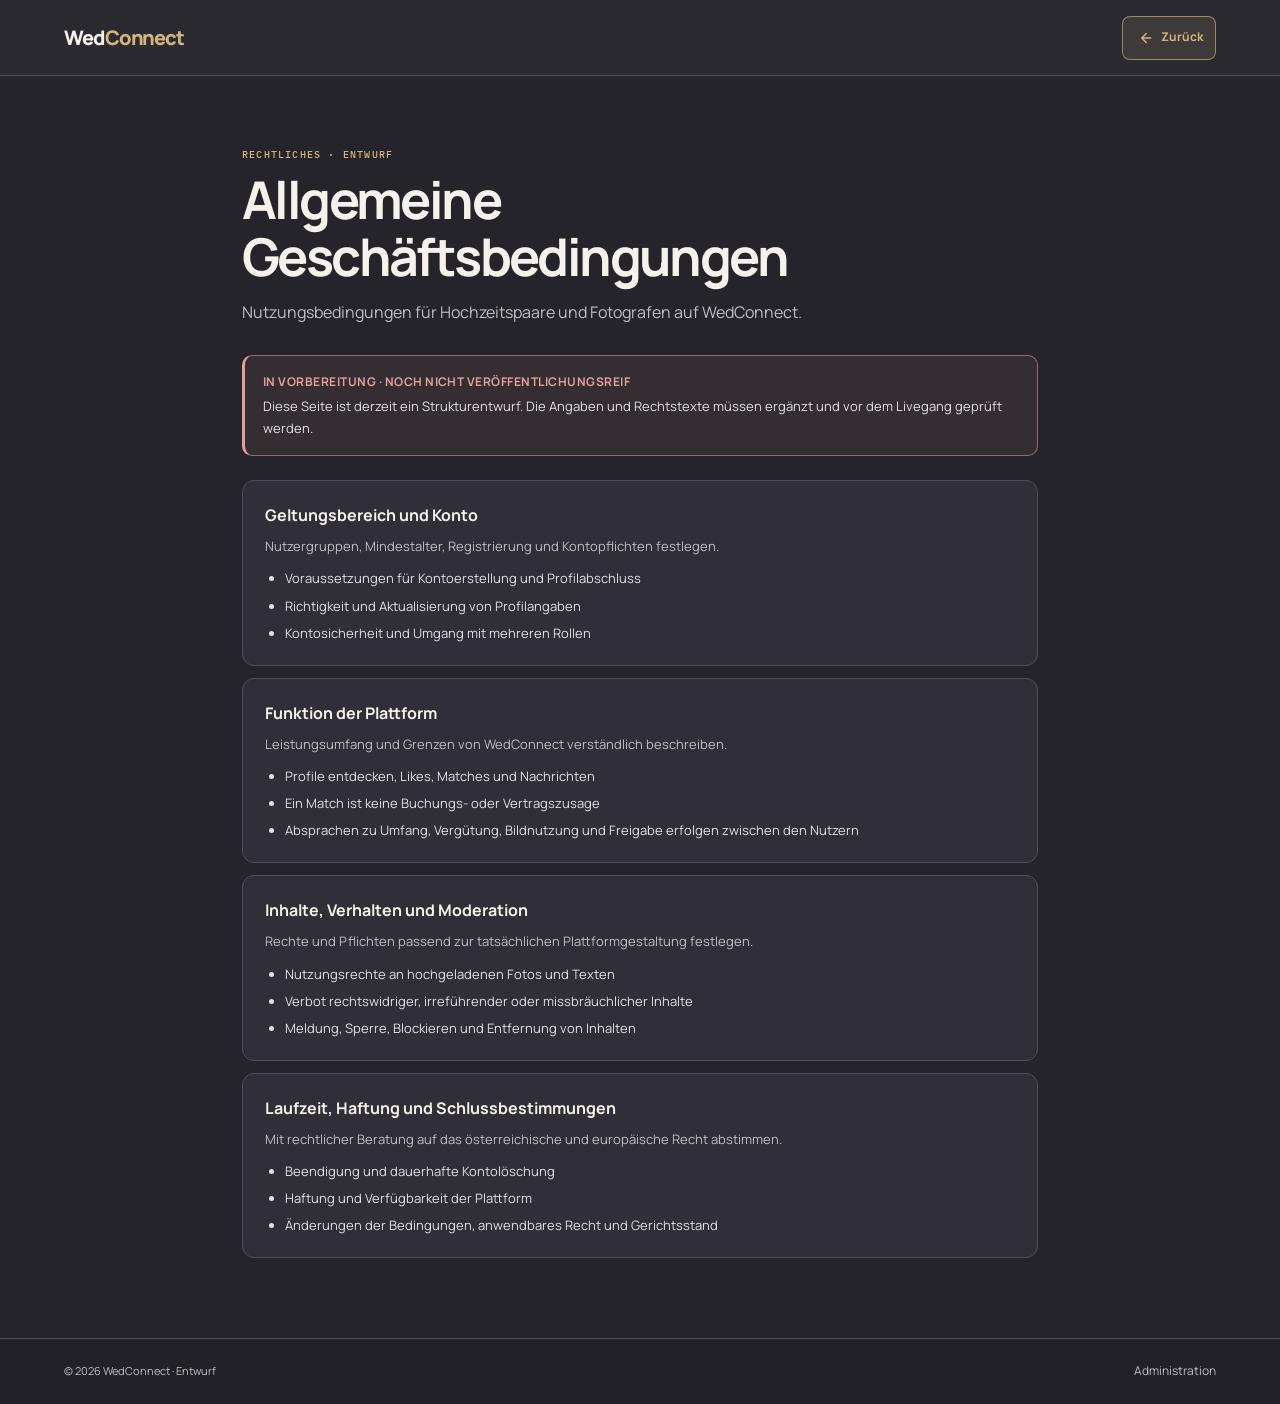
<file: agb.html>
<!doctype html>
<html lang="de">
<head>
  <meta charset="utf-8">
  <meta name="viewport" content="width=device-width, initial-scale=1">
  <meta name="theme-color" content="#25242b">
  <meta name="description" content="Nutzungsbedingungen für Hochzeitspaare und Fotografen auf WedConnect.">
  <title>Allgemeine Geschäftsbedingungen — WedConnect</title>
  <link rel="preconnect" href="https://fonts.googleapis.com">
  <link rel="preconnect" href="https://fonts.gstatic.com" crossorigin>
  <link href="https://fonts.googleapis.com/css2?family=Manrope:wght@400;500;600;700;800&family=IBM+Plex+Mono:wght@400;500;600&display=swap" rel="stylesheet">
  <style>
    :root{color-scheme:dark;--canvas:#25242b;--subtle:#2b2a31;--surface:#302f38;--raised:#34323a;--ink:#f5f2ec;--body:#e3dfe2;--muted:#c2bdc3;--gold:#d5b67a;--border:#514e59;--sans:"Manrope",Arial,sans-serif;--mono:"IBM Plex Mono",monospace}
    *{box-sizing:border-box}body{margin:0;background:var(--canvas);color:var(--body);font:400 15px/1.7 var(--sans)}a{color:inherit}.topbar{min-height:76px;display:flex;align-items:center;justify-content:space-between;gap:20px;padding:12px clamp(20px,5vw,64px);border-bottom:1px solid var(--border);background:var(--subtle)}.brand{color:var(--ink);font-size:20px;font-weight:800;letter-spacing:-.055em;text-decoration:none}.brand span{color:var(--gold)}.back{min-height:44px;display:inline-flex;align-items:center;justify-content:center;gap:8px;padding:7px 12px;border:1px solid rgb(213 182 122 / 62%);border-radius:8px;background:rgb(213 182 122 / 12%);color:var(--gold);font-size:12px;font-weight:700;text-decoration:none}.back:hover,.back:focus-visible{border-color:var(--gold);background:rgb(213 182 122 / 20%);outline:3px solid rgb(213 182 122 / 24%);outline-offset:2px}.back svg{width:18px;height:18px;fill:none;stroke:currentColor;stroke-width:2;stroke-linecap:round;stroke-linejoin:round}main{width:min(840px,100%);margin:0 auto;padding:clamp(36px,7vw,72px) 22px 80px}.eyebrow{margin:0 0 10px;color:var(--gold);font:500 10px var(--mono);letter-spacing:.12em;text-transform:uppercase}h1{margin:0;color:var(--ink);font-size:clamp(34px,6vw,52px);line-height:1.1;letter-spacing:-.05em}.lead{margin:14px 0 28px;color:var(--muted);font-size:16px}.draft{margin:0 0 24px;padding:16px 18px;border:1px solid rgb(227 160 154 / 55%);border-left:3px solid #e3a09a;border-radius:10px;background:rgb(227 160 154 / 8%);color:var(--body)}.draft strong{display:block;margin-bottom:3px;color:#e3a09a;font-size:12px;letter-spacing:.04em;text-transform:uppercase}.draft p{margin:0;font-size:13px}.sections{display:grid;gap:12px}.section{padding:21px 22px;border:1px solid var(--border);border-radius:12px;background:var(--surface)}.section h2{margin:0 0 6px;color:var(--ink);font-size:16px}.section p{margin:0;color:var(--muted);font-size:13px}.todo{margin:10px 0 0;padding-left:20px;color:var(--body);font-size:13px}.todo li+li{margin-top:5px}.footer{padding:22px clamp(20px,5vw,64px);border-top:1px solid var(--border);background:#222127}.footer-inner{width:min(1240px,100%);margin:0 auto;display:flex;flex-wrap:wrap;align-items:center;justify-content:space-between;gap:18px}.footer-links{display:flex;flex-wrap:wrap;gap:10px 18px}.footer-links a{color:var(--muted);font-size:12px;text-decoration:none}.footer-links a:hover{color:var(--gold)}.footer small{color:var(--muted);font-size:11px}@media(max-width:540px){.topbar{min-height:64px;padding:10px 18px}.back{min-height:42px;padding:6px 10px;font-size:11px}main{padding:36px 18px 58px}.section{padding:18px}.footer-inner{align-items:flex-start;flex-direction:column}}
  </style>
</head>
<body>
  <header class="topbar"><a class="brand" href="/">Wed<span>Connect</span></a><a class="back" id="legal-back" href="/" aria-label="Zurück" title="Zurück"><svg viewBox="0 0 24 24" aria-hidden="true"><path d="m15 18-6-6 6-6M9 12h12"/></svg><span>Zurück</span></a></header>
  <main>
    <p class="eyebrow">Rechtliches · Entwurf</p>
    <h1>Allgemeine Geschäftsbedingungen</h1>
    <p class="lead">Nutzungsbedingungen für Hochzeitspaare und Fotografen auf WedConnect.</p>
    <aside class="draft" role="note"><strong>In Vorbereitung · noch nicht veröffentlichungsreif</strong><p>Diese Seite ist derzeit ein Strukturentwurf. Die Angaben und Rechtstexte müssen ergänzt und vor dem Livegang geprüft werden.</p></aside>
    <div class="sections"><section class="section"><h2>Geltungsbereich und Konto</h2><p>Nutzergruppen, Mindestalter, Registrierung und Kontopflichten festlegen.</p><ul class="todo"><li>Voraussetzungen für Kontoerstellung und Profilabschluss</li><li>Richtigkeit und Aktualisierung von Profilangaben</li><li>Kontosicherheit und Umgang mit mehreren Rollen</li></ul></section>
<section class="section"><h2>Funktion der Plattform</h2><p>Leistungsumfang und Grenzen von WedConnect verständlich beschreiben.</p><ul class="todo"><li>Profile entdecken, Likes, Matches und Nachrichten</li><li>Ein Match ist keine Buchungs- oder Vertragszusage</li><li>Absprachen zu Umfang, Vergütung, Bildnutzung und Freigabe erfolgen zwischen den Nutzern</li></ul></section>
<section class="section"><h2>Inhalte, Verhalten und Moderation</h2><p>Rechte und Pflichten passend zur tatsächlichen Plattformgestaltung festlegen.</p><ul class="todo"><li>Nutzungsrechte an hochgeladenen Fotos und Texten</li><li>Verbot rechtswidriger, irreführender oder missbräuchlicher Inhalte</li><li>Meldung, Sperre, Blockieren und Entfernung von Inhalten</li></ul></section>
<section class="section"><h2>Laufzeit, Haftung und Schlussbestimmungen</h2><p>Mit rechtlicher Beratung auf das österreichische und europäische Recht abstimmen.</p><ul class="todo"><li>Beendigung und dauerhafte Kontolöschung</li><li>Haftung und Verfügbarkeit der Plattform</li><li>Änderungen der Bedingungen, anwendbares Recht und Gerichtsstand</li></ul></section></div>
  </main>
  <footer class="footer"><div class="footer-inner"><small>© 2026 WedConnect · Entwurf</small><nav class="footer-links" aria-label="Footer"><a href="/admin">Administration</a></nav></div></footer>
  <script>
    const legalBack = document.querySelector("#legal-back");
    if (new URLSearchParams(window.location.search).get("from") === "account") {
      legalBack.href = "/dashboard.html?account=legal";
      legalBack.addEventListener("click", (event) => {
        if (window.history.length > 1) {
          event.preventDefault();
          window.history.back();
        }
      });
    }
  </script>
</body>
</html>
</file>
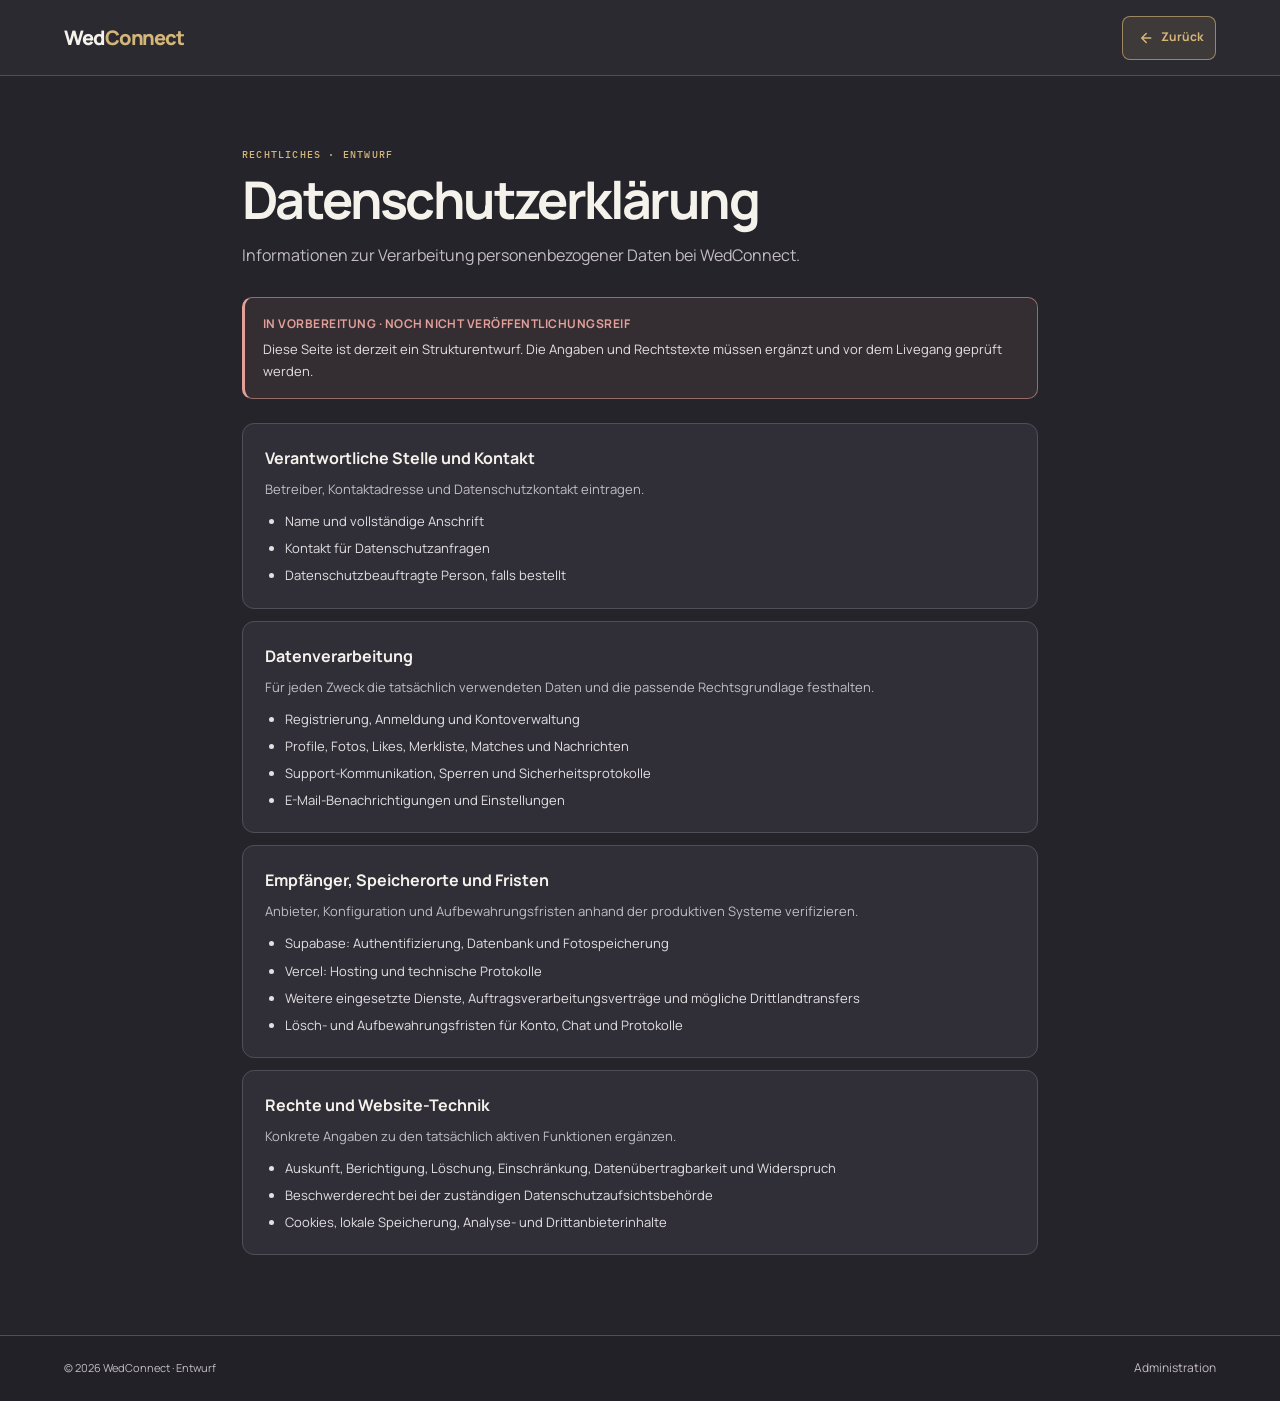
<file: datenschutz.html>
<!doctype html>
<html lang="de">
<head>
  <meta charset="utf-8">
  <meta name="viewport" content="width=device-width, initial-scale=1">
  <meta name="theme-color" content="#25242b">
  <meta name="description" content="Informationen zur Verarbeitung personenbezogener Daten bei WedConnect.">
  <title>Datenschutzerklärung — WedConnect</title>
  <link rel="preconnect" href="https://fonts.googleapis.com">
  <link rel="preconnect" href="https://fonts.gstatic.com" crossorigin>
  <link href="https://fonts.googleapis.com/css2?family=Manrope:wght@400;500;600;700;800&family=IBM+Plex+Mono:wght@400;500;600&display=swap" rel="stylesheet">
  <style>
    :root{color-scheme:dark;--canvas:#25242b;--subtle:#2b2a31;--surface:#302f38;--raised:#34323a;--ink:#f5f2ec;--body:#e3dfe2;--muted:#c2bdc3;--gold:#d5b67a;--border:#514e59;--sans:"Manrope",Arial,sans-serif;--mono:"IBM Plex Mono",monospace}
    *{box-sizing:border-box}body{margin:0;background:var(--canvas);color:var(--body);font:400 15px/1.7 var(--sans)}a{color:inherit}.topbar{min-height:76px;display:flex;align-items:center;justify-content:space-between;gap:20px;padding:12px clamp(20px,5vw,64px);border-bottom:1px solid var(--border);background:var(--subtle)}.brand{color:var(--ink);font-size:20px;font-weight:800;letter-spacing:-.055em;text-decoration:none}.brand span{color:var(--gold)}.back{min-height:44px;display:inline-flex;align-items:center;justify-content:center;gap:8px;padding:7px 12px;border:1px solid rgb(213 182 122 / 62%);border-radius:8px;background:rgb(213 182 122 / 12%);color:var(--gold);font-size:12px;font-weight:700;text-decoration:none}.back:hover,.back:focus-visible{border-color:var(--gold);background:rgb(213 182 122 / 20%);outline:3px solid rgb(213 182 122 / 24%);outline-offset:2px}.back svg{width:18px;height:18px;fill:none;stroke:currentColor;stroke-width:2;stroke-linecap:round;stroke-linejoin:round}main{width:min(840px,100%);margin:0 auto;padding:clamp(36px,7vw,72px) 22px 80px}.eyebrow{margin:0 0 10px;color:var(--gold);font:500 10px var(--mono);letter-spacing:.12em;text-transform:uppercase}h1{margin:0;color:var(--ink);font-size:clamp(34px,6vw,52px);line-height:1.1;letter-spacing:-.05em}.lead{margin:14px 0 28px;color:var(--muted);font-size:16px}.draft{margin:0 0 24px;padding:16px 18px;border:1px solid rgb(227 160 154 / 55%);border-left:3px solid #e3a09a;border-radius:10px;background:rgb(227 160 154 / 8%);color:var(--body)}.draft strong{display:block;margin-bottom:3px;color:#e3a09a;font-size:12px;letter-spacing:.04em;text-transform:uppercase}.draft p{margin:0;font-size:13px}.sections{display:grid;gap:12px}.section{padding:21px 22px;border:1px solid var(--border);border-radius:12px;background:var(--surface)}.section h2{margin:0 0 6px;color:var(--ink);font-size:16px}.section p{margin:0;color:var(--muted);font-size:13px}.todo{margin:10px 0 0;padding-left:20px;color:var(--body);font-size:13px}.todo li+li{margin-top:5px}.footer{padding:22px clamp(20px,5vw,64px);border-top:1px solid var(--border);background:#222127}.footer-inner{width:min(1240px,100%);margin:0 auto;display:flex;flex-wrap:wrap;align-items:center;justify-content:space-between;gap:18px}.footer-links{display:flex;flex-wrap:wrap;gap:10px 18px}.footer-links a{color:var(--muted);font-size:12px;text-decoration:none}.footer-links a:hover{color:var(--gold)}.footer small{color:var(--muted);font-size:11px}@media(max-width:540px){.topbar{min-height:64px;padding:10px 18px}.back{min-height:42px;padding:6px 10px;font-size:11px}main{padding:36px 18px 58px}.section{padding:18px}.footer-inner{align-items:flex-start;flex-direction:column}}
  </style>
</head>
<body>
  <header class="topbar"><a class="brand" href="/">Wed<span>Connect</span></a><a class="back" id="legal-back" href="/" aria-label="Zurück" title="Zurück"><svg viewBox="0 0 24 24" aria-hidden="true"><path d="m15 18-6-6 6-6M9 12h12"/></svg><span>Zurück</span></a></header>
  <main>
    <p class="eyebrow">Rechtliches · Entwurf</p>
    <h1>Datenschutzerklärung</h1>
    <p class="lead">Informationen zur Verarbeitung personenbezogener Daten bei WedConnect.</p>
    <aside class="draft" role="note"><strong>In Vorbereitung · noch nicht veröffentlichungsreif</strong><p>Diese Seite ist derzeit ein Strukturentwurf. Die Angaben und Rechtstexte müssen ergänzt und vor dem Livegang geprüft werden.</p></aside>
    <div class="sections"><section class="section"><h2>Verantwortliche Stelle und Kontakt</h2><p>Betreiber, Kontaktadresse und Datenschutzkontakt eintragen.</p><ul class="todo"><li>Name und vollständige Anschrift</li><li>Kontakt für Datenschutzanfragen</li><li>Datenschutzbeauftragte Person, falls bestellt</li></ul></section>
<section class="section"><h2>Datenverarbeitung</h2><p>Für jeden Zweck die tatsächlich verwendeten Daten und die passende Rechtsgrundlage festhalten.</p><ul class="todo"><li>Registrierung, Anmeldung und Kontoverwaltung</li><li>Profile, Fotos, Likes, Merkliste, Matches und Nachrichten</li><li>Support-Kommunikation, Sperren und Sicherheitsprotokolle</li><li>E-Mail-Benachrichtigungen und Einstellungen</li></ul></section>
<section class="section"><h2>Empfänger, Speicherorte und Fristen</h2><p>Anbieter, Konfiguration und Aufbewahrungsfristen anhand der produktiven Systeme verifizieren.</p><ul class="todo"><li>Supabase: Authentifizierung, Datenbank und Fotospeicherung</li><li>Vercel: Hosting und technische Protokolle</li><li>Weitere eingesetzte Dienste, Auftragsverarbeitungsverträge und mögliche Drittlandtransfers</li><li>Lösch- und Aufbewahrungsfristen für Konto, Chat und Protokolle</li></ul></section>
<section class="section"><h2>Rechte und Website-Technik</h2><p>Konkrete Angaben zu den tatsächlich aktiven Funktionen ergänzen.</p><ul class="todo"><li>Auskunft, Berichtigung, Löschung, Einschränkung, Datenübertragbarkeit und Widerspruch</li><li>Beschwerderecht bei der zuständigen Datenschutzaufsichtsbehörde</li><li>Cookies, lokale Speicherung, Analyse- und Drittanbieterinhalte</li></ul></section></div>
  </main>
  <footer class="footer"><div class="footer-inner"><small>© 2026 WedConnect · Entwurf</small><nav class="footer-links" aria-label="Footer"><a href="/admin">Administration</a></nav></div></footer>
  <script>
    const legalBack = document.querySelector("#legal-back");
    if (new URLSearchParams(window.location.search).get("from") === "account") {
      legalBack.href = "/dashboard.html?account=legal";
      legalBack.addEventListener("click", (event) => {
        if (window.history.length > 1) {
          event.preventDefault();
          window.history.back();
        }
      });
    }
  </script>
</body>
</html>
</file>
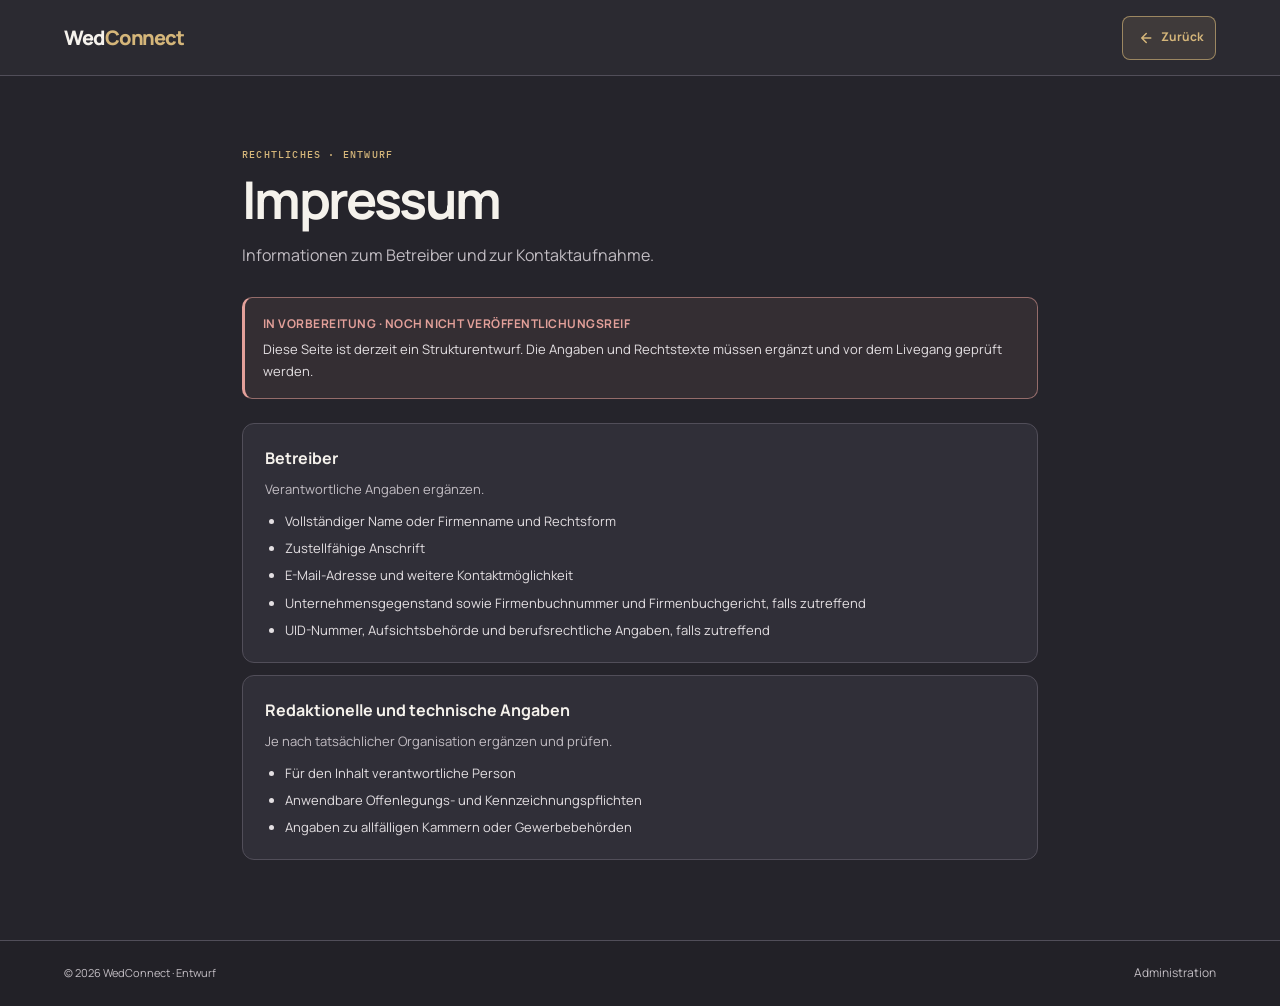
<file: impressum.html>
<!doctype html>
<html lang="de">
<head>
  <meta charset="utf-8">
  <meta name="viewport" content="width=device-width, initial-scale=1">
  <meta name="theme-color" content="#25242b">
  <meta name="description" content="Informationen zum Betreiber und zur Kontaktaufnahme.">
  <title>Impressum — WedConnect</title>
  <link rel="preconnect" href="https://fonts.googleapis.com">
  <link rel="preconnect" href="https://fonts.gstatic.com" crossorigin>
  <link href="https://fonts.googleapis.com/css2?family=Manrope:wght@400;500;600;700;800&family=IBM+Plex+Mono:wght@400;500;600&display=swap" rel="stylesheet">
  <style>
    :root{color-scheme:dark;--canvas:#25242b;--subtle:#2b2a31;--surface:#302f38;--raised:#34323a;--ink:#f5f2ec;--body:#e3dfe2;--muted:#c2bdc3;--gold:#d5b67a;--border:#514e59;--sans:"Manrope",Arial,sans-serif;--mono:"IBM Plex Mono",monospace}
    *{box-sizing:border-box}body{margin:0;background:var(--canvas);color:var(--body);font:400 15px/1.7 var(--sans)}a{color:inherit}.topbar{min-height:76px;display:flex;align-items:center;justify-content:space-between;gap:20px;padding:12px clamp(20px,5vw,64px);border-bottom:1px solid var(--border);background:var(--subtle)}.brand{color:var(--ink);font-size:20px;font-weight:800;letter-spacing:-.055em;text-decoration:none}.brand span{color:var(--gold)}.back{min-height:44px;display:inline-flex;align-items:center;justify-content:center;gap:8px;padding:7px 12px;border:1px solid rgb(213 182 122 / 62%);border-radius:8px;background:rgb(213 182 122 / 12%);color:var(--gold);font-size:12px;font-weight:700;text-decoration:none}.back:hover,.back:focus-visible{border-color:var(--gold);background:rgb(213 182 122 / 20%);outline:3px solid rgb(213 182 122 / 24%);outline-offset:2px}.back svg{width:18px;height:18px;fill:none;stroke:currentColor;stroke-width:2;stroke-linecap:round;stroke-linejoin:round}main{width:min(840px,100%);margin:0 auto;padding:clamp(36px,7vw,72px) 22px 80px}.eyebrow{margin:0 0 10px;color:var(--gold);font:500 10px var(--mono);letter-spacing:.12em;text-transform:uppercase}h1{margin:0;color:var(--ink);font-size:clamp(34px,6vw,52px);line-height:1.1;letter-spacing:-.05em}.lead{margin:14px 0 28px;color:var(--muted);font-size:16px}.draft{margin:0 0 24px;padding:16px 18px;border:1px solid rgb(227 160 154 / 55%);border-left:3px solid #e3a09a;border-radius:10px;background:rgb(227 160 154 / 8%);color:var(--body)}.draft strong{display:block;margin-bottom:3px;color:#e3a09a;font-size:12px;letter-spacing:.04em;text-transform:uppercase}.draft p{margin:0;font-size:13px}.sections{display:grid;gap:12px}.section{padding:21px 22px;border:1px solid var(--border);border-radius:12px;background:var(--surface)}.section h2{margin:0 0 6px;color:var(--ink);font-size:16px}.section p{margin:0;color:var(--muted);font-size:13px}.todo{margin:10px 0 0;padding-left:20px;color:var(--body);font-size:13px}.todo li+li{margin-top:5px}.footer{padding:22px clamp(20px,5vw,64px);border-top:1px solid var(--border);background:#222127}.footer-inner{width:min(1240px,100%);margin:0 auto;display:flex;flex-wrap:wrap;align-items:center;justify-content:space-between;gap:18px}.footer-links{display:flex;flex-wrap:wrap;gap:10px 18px}.footer-links a{color:var(--muted);font-size:12px;text-decoration:none}.footer-links a:hover{color:var(--gold)}.footer small{color:var(--muted);font-size:11px}@media(max-width:540px){.topbar{min-height:64px;padding:10px 18px}.back{min-height:42px;padding:6px 10px;font-size:11px}main{padding:36px 18px 58px}.section{padding:18px}.footer-inner{align-items:flex-start;flex-direction:column}}
  </style>
</head>
<body>
  <header class="topbar"><a class="brand" href="/">Wed<span>Connect</span></a><a class="back" id="legal-back" href="/" aria-label="Zurück" title="Zurück"><svg viewBox="0 0 24 24" aria-hidden="true"><path d="m15 18-6-6 6-6M9 12h12"/></svg><span>Zurück</span></a></header>
  <main>
    <p class="eyebrow">Rechtliches · Entwurf</p>
    <h1>Impressum</h1>
    <p class="lead">Informationen zum Betreiber und zur Kontaktaufnahme.</p>
    <aside class="draft" role="note"><strong>In Vorbereitung · noch nicht veröffentlichungsreif</strong><p>Diese Seite ist derzeit ein Strukturentwurf. Die Angaben und Rechtstexte müssen ergänzt und vor dem Livegang geprüft werden.</p></aside>
    <div class="sections"><section class="section"><h2>Betreiber</h2><p>Verantwortliche Angaben ergänzen.</p><ul class="todo"><li>Vollständiger Name oder Firmenname und Rechtsform</li><li>Zustellfähige Anschrift</li><li>E-Mail-Adresse und weitere Kontaktmöglichkeit</li><li>Unternehmensgegenstand sowie Firmenbuchnummer und Firmenbuchgericht, falls zutreffend</li><li>UID-Nummer, Aufsichtsbehörde und berufsrechtliche Angaben, falls zutreffend</li></ul></section>
<section class="section"><h2>Redaktionelle und technische Angaben</h2><p>Je nach tatsächlicher Organisation ergänzen und prüfen.</p><ul class="todo"><li>Für den Inhalt verantwortliche Person</li><li>Anwendbare Offenlegungs- und Kennzeichnungspflichten</li><li>Angaben zu allfälligen Kammern oder Gewerbebehörden</li></ul></section></div>
  </main>
  <footer class="footer"><div class="footer-inner"><small>© 2026 WedConnect · Entwurf</small><nav class="footer-links" aria-label="Footer"><a href="/admin">Administration</a></nav></div></footer>
  <script>
    const legalBack = document.querySelector("#legal-back");
    if (new URLSearchParams(window.location.search).get("from") === "account") {
      legalBack.href = "/dashboard.html?account=legal";
      legalBack.addEventListener("click", (event) => {
        if (window.history.length > 1) {
          event.preventDefault();
          window.history.back();
        }
      });
    }
  </script>
</body>
</html>
</file>
